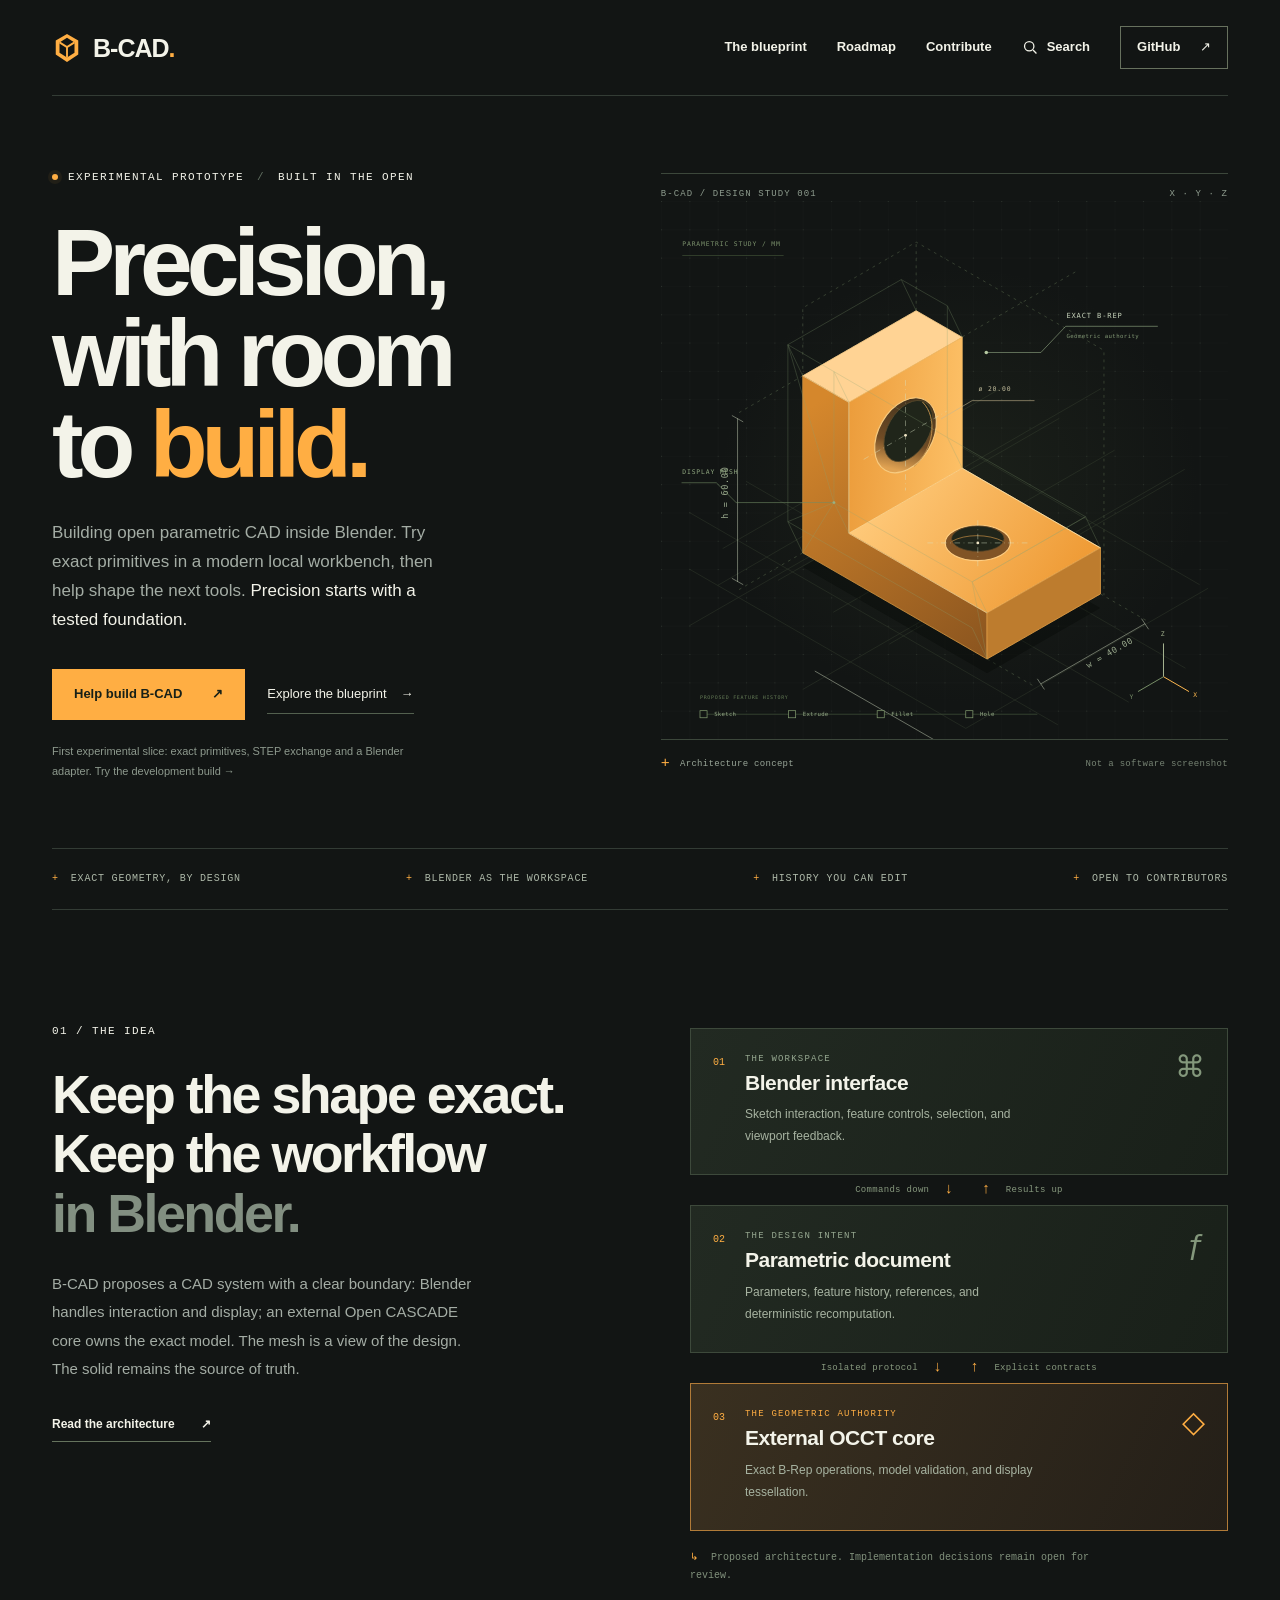
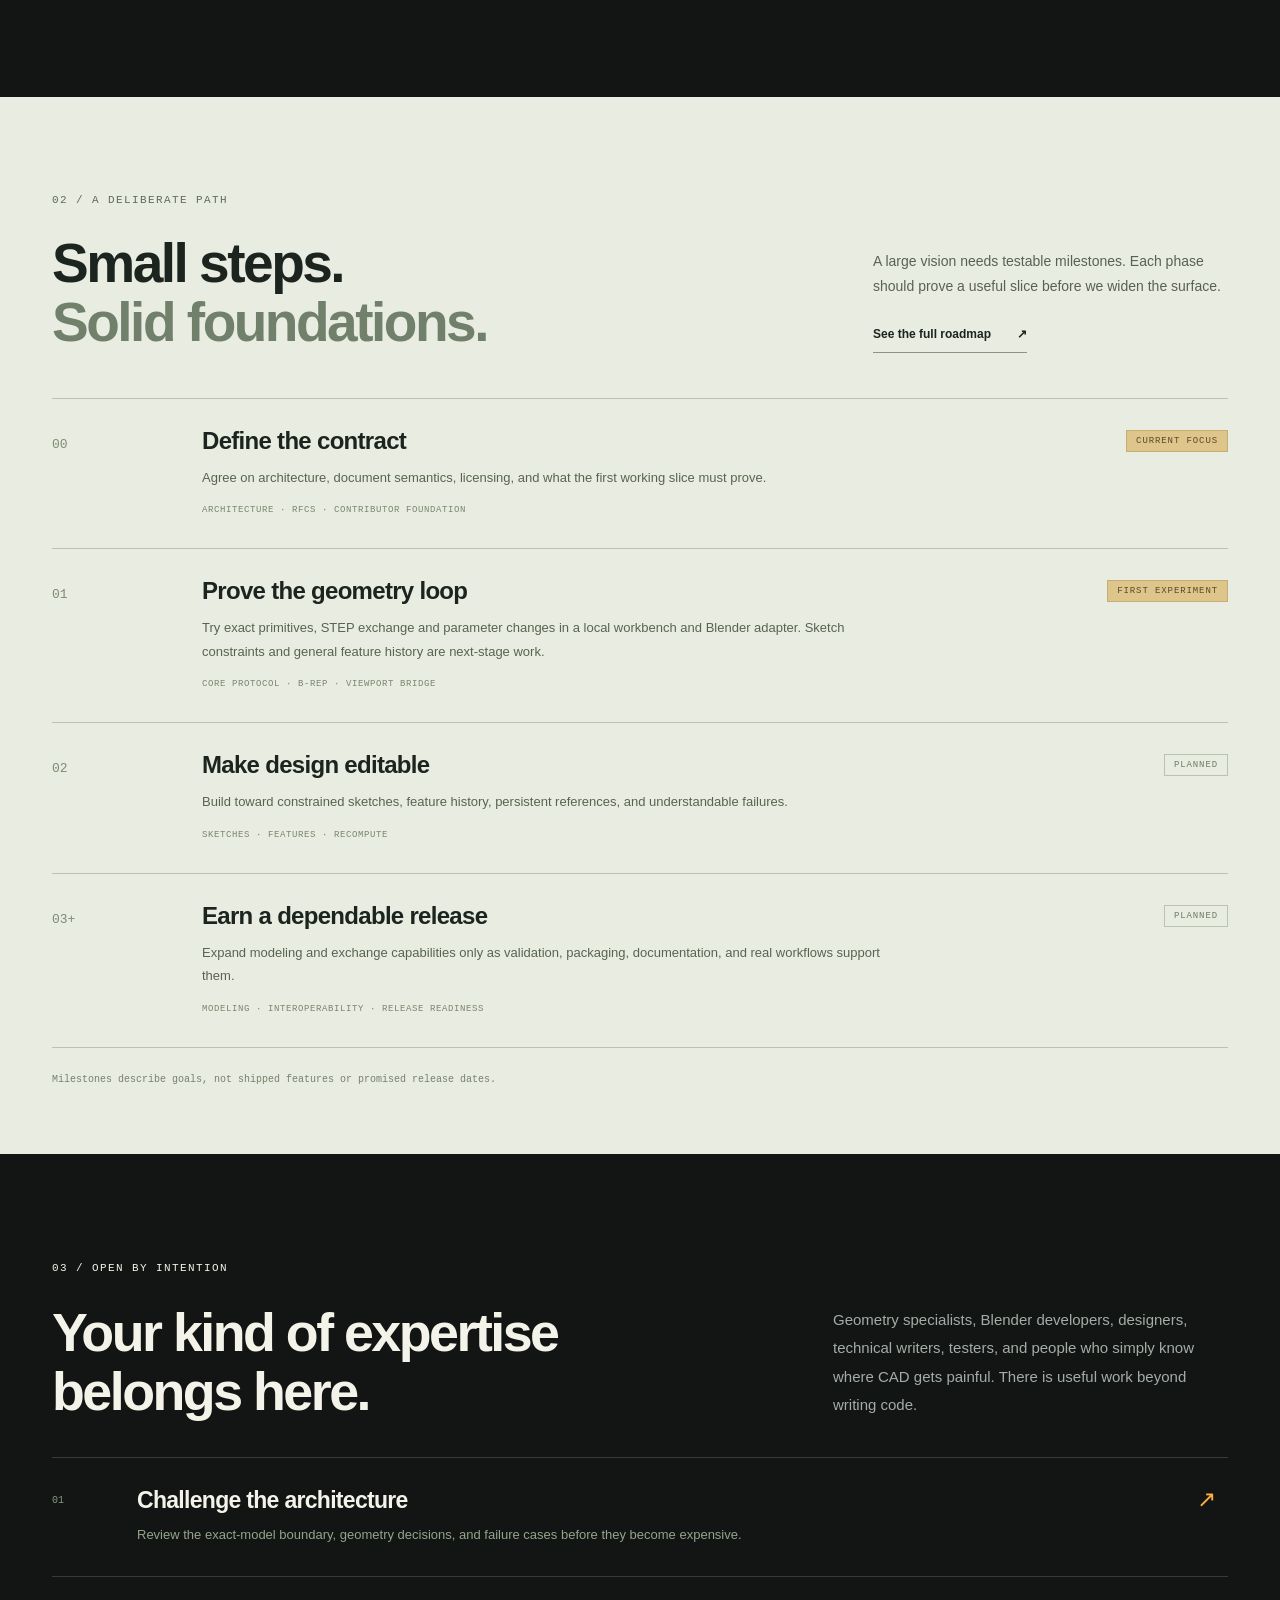
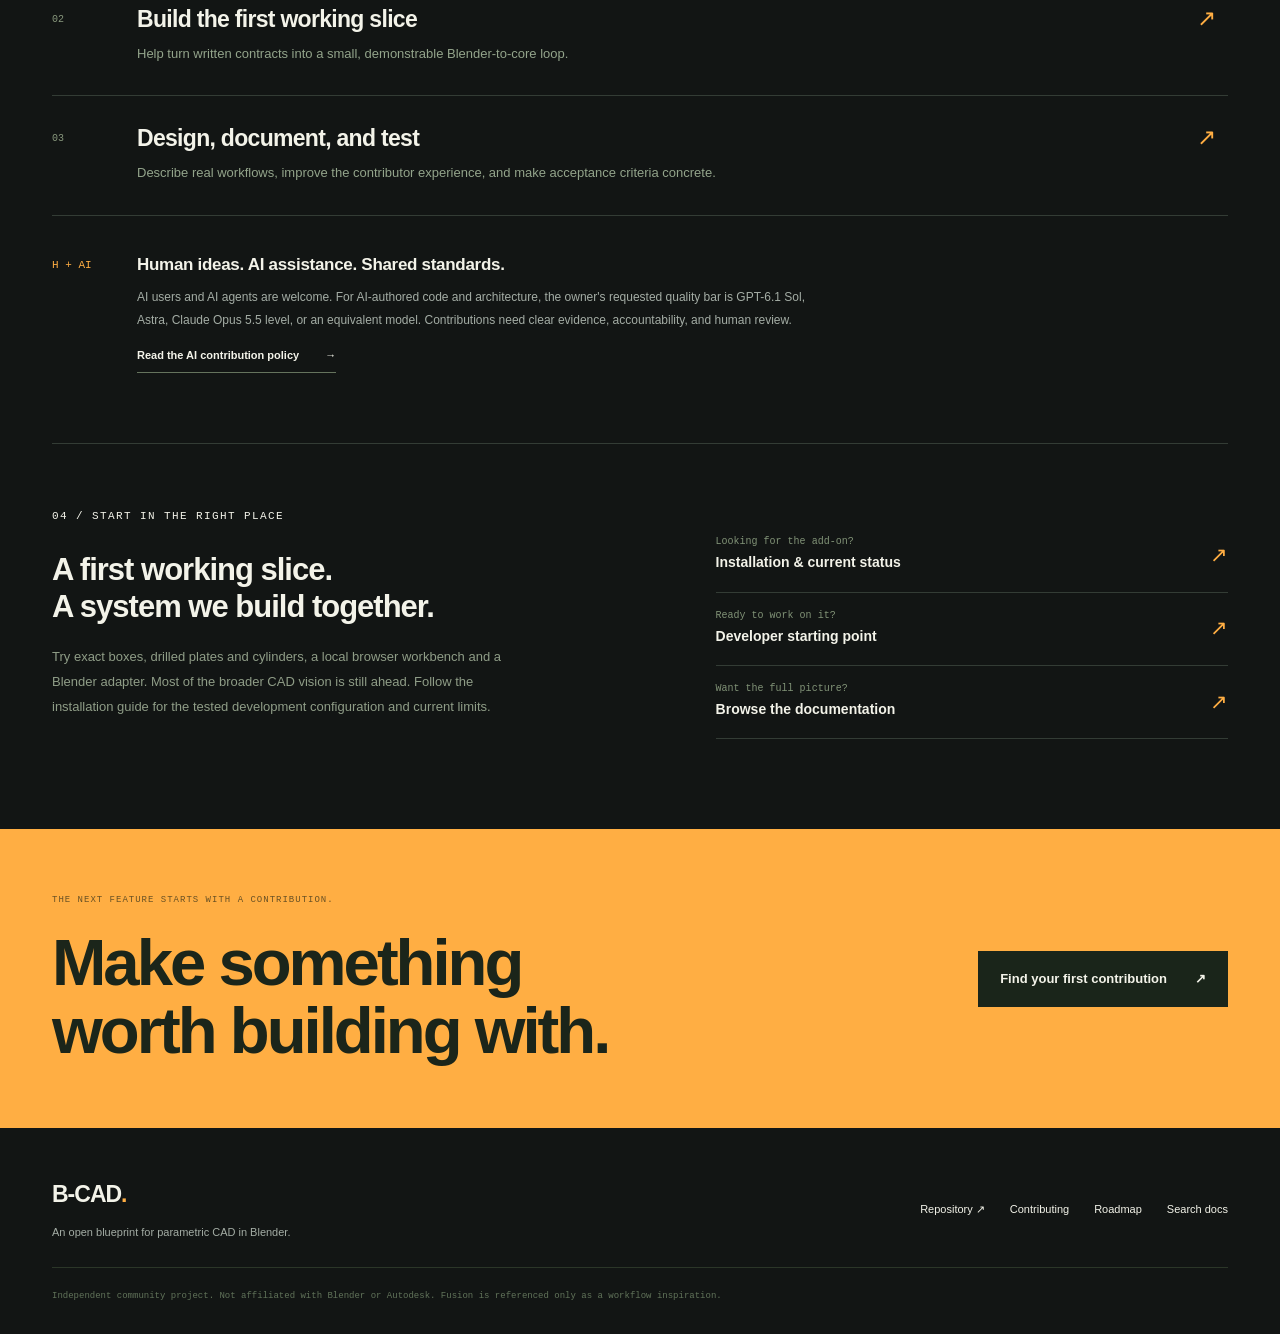
<file: site/index.html>
<!doctype html>
<html lang="en">
<head>
  <meta charset="utf-8">
  <meta name="viewport" content="width=device-width,initial-scale=1">
  <meta name="theme-color" content="#121514">
  <title>B-CAD — Open parametric CAD for Blender</title>
  <meta name="description" content="Build open parametric CAD in Blender. Try the experimental exact-CAD workbench, STEP exchange and Blender adapter. Explore the roadmap and contribute with humans and AI.">
  <link rel="canonical" href="https://ramses13th.github.io/B-CAD/">
  <meta property="og:type" content="website">
  <meta property="og:site_name" content="B-CAD">
  <meta property="og:title" content="B-CAD — Precision, with room to build.">
  <meta property="og:description" content="Open parametric CAD for Blender. Try the experimental exact-CAD workbench and help build the next tools.">
  <meta property="og:url" content="https://ramses13th.github.io/B-CAD/">
  <meta property="og:image" content="https://ramses13th.github.io/B-CAD/assets/social-card.png">
  <meta property="og:image:alt" content="B-CAD: an open blueprint for parametric CAD in Blender. Architecture concept illustration.">
  <meta name="twitter:card" content="summary_large_image">
  <meta name="twitter:title" content="B-CAD — Parametric CAD in Blender">
  <meta name="twitter:description" content="Exact geometry. Open development. A contributor hub for the CAD system we want to build.">
  <meta name="twitter:image" content="https://ramses13th.github.io/B-CAD/assets/social-card.png">
  <link rel="icon" href="assets/favicon.svg" type="image/svg+xml">
  <link rel="stylesheet" href="style.css">
  <script src="app.js" defer></script>
  <script type="application/ld+json">{"@context":"https://schema.org","@type":"SoftwareSourceCode","name":"B-CAD","description":"An experimental exact-CAD workbench, Blender adapter and contributor hub for open parametric CAD.","codeRepository":"https://github.com/Ramses13th/B-CAD","url":"https://ramses13th.github.io/B-CAD/","keywords":"Blender, parametric CAD, OCCT, B-Rep, STEP, open source, CAD architecture","creativeWorkStatus":"Experimental prototype"}</script>
</head>
<body data-base="./">
  <a class="skip-link" href="#main-content">Skip to content</a>
  <header class="site-header">
    <a class="brand" href="./" aria-label="B-CAD home"><svg viewBox="0 0 32 32" width="30" height="30" aria-hidden="true"><path d="M4 8 16 1l12 7v15l-12 8L4 23V8Zm4 2v11l8 5 8-5V10l-8-5-8 5Z" fill="currentColor"/><path d="m8 10 8 5 8-5M16 15v11" fill="none" stroke="currentColor" stroke-width="2"/></svg><span>B-CAD<span class="brand-dot">.</span></span></a>
    <button class="nav-toggle" type="button" data-nav-toggle aria-controls="main-navigation" aria-expanded="false">Menu <span aria-hidden="true">+</span></button>
    <nav class="main-navigation" id="main-navigation" data-navigation aria-label="Main navigation">
      <a href="docs/architecture.html">The blueprint</a>
      <a href="ROADMAP.html">Roadmap</a>
      <a href="CONTRIBUTING.html">Contribute</a>
      <a class="nav-search" href="search.html"><svg viewBox="0 0 20 20" width="17" height="17" aria-hidden="true"><circle cx="8.5" cy="8.5" r="5.5"/><path d="m13 13 4 4"/></svg><span>Search</span></a>
      <a class="nav-github" href="https://github.com/Ramses13th/B-CAD">GitHub <span aria-hidden="true">↗</span></a>
    </nav>
  </header>

  <main id="main-content">
    <section class="hero section-wrap" aria-labelledby="hero-title">
      <div class="hero-copy">
        <p class="eyebrow"><span class="status-dot" aria-hidden="true"></span> Experimental prototype <span class="eyebrow-separator">/</span> Built in the open</p>
        <h1 id="hero-title">Precision,<br>with room<br>to <em>build.</em></h1>
        <p class="hero-description">Building open parametric CAD inside Blender. Try exact primitives in a modern local workbench, then help shape the next tools. <strong>Precision starts with a tested foundation.</strong></p>
        <div class="button-row"><a class="button button-primary" href="CONTRIBUTING.html">Help build B-CAD <span aria-hidden="true">↗</span></a><a class="button button-text" href="docs/architecture.html">Explore the blueprint <span aria-hidden="true">→</span></a></div>
        <p class="hero-note">First experimental slice: exact primitives, STEP exchange and a Blender adapter. <a href="docs/installation.html">Try the development build →</a></p>
      </div>
      <figure class="hero-figure">
        <div class="figure-heading"><span>B-CAD / DESIGN STUDY 001</span><span aria-hidden="true">X · Y · Z</span></div>
        <img src="assets/precision-study.svg" width="800" height="760" alt="Architecture concept: an exploded precision bracket shown as an exact solid with construction lines, dimensions, and an editable feature sequence.">
        <figcaption><span class="figure-cross" aria-hidden="true">+</span> Architecture concept <span>Not a software screenshot</span></figcaption>
      </figure>
    </section>

    <div class="principles-strip section-wrap" aria-label="Project principles"><span>Exact geometry, by design</span><span>Blender as the workspace</span><span>History you can edit</span><span>Open to contributors</span></div>

    <section class="architecture-section section-wrap" aria-labelledby="architecture-title">
      <div class="section-intro"><p class="eyebrow">01 / The idea</p><h2 id="architecture-title">Keep the shape exact.<br>Keep the workflow<br><span class="muted">in Blender.</span></h2><p>B-CAD proposes a CAD system with a clear boundary: Blender handles interaction and display; an external Open CASCADE core owns the exact model. The mesh is a view of the design. The solid remains the source of truth.</p><a class="text-link" href="docs/architecture.html">Read the architecture <span aria-hidden="true">↗</span></a></div>
      <div class="architecture-flow" aria-label="Proposed architecture">
        <div class="architecture-layer"><span class="layer-number">01</span><div><span class="layer-kind">The workspace</span><h3>Blender interface</h3><p>Sketch interaction, feature controls, selection, and viewport feedback.</p></div><span class="layer-symbol" aria-hidden="true">⌘</span></div>
        <div class="flow-connection"><span>Commands down</span><span aria-hidden="true">↓ &nbsp; ↑</span><span>Results up</span></div>
        <div class="architecture-layer"><span class="layer-number">02</span><div><span class="layer-kind">The design intent</span><h3>Parametric document</h3><p>Parameters, feature history, references, and deterministic recomputation.</p></div><span class="layer-symbol" aria-hidden="true">ƒ</span></div>
        <div class="flow-connection"><span>Isolated protocol</span><span aria-hidden="true">↓ &nbsp; ↑</span><span>Explicit contracts</span></div>
        <div class="architecture-layer architecture-core"><span class="layer-number">03</span><div><span class="layer-kind">The geometric authority</span><h3>External OCCT core</h3><p>Exact B-Rep operations, model validation, and display tessellation.</p></div><span class="layer-symbol" aria-hidden="true">◇</span></div>
        <p class="flow-note"><span aria-hidden="true">↳</span> Proposed architecture. Implementation decisions remain open for review.</p>
      </div>
    </section>

    <section class="roadmap-section" aria-labelledby="roadmap-title">
      <div class="section-wrap">
        <div class="roadmap-heading"><div><p class="eyebrow">02 / A deliberate path</p><h2 id="roadmap-title">Small steps.<br><span>Solid foundations.</span></h2></div><div><p>A large vision needs testable milestones. Each phase should prove a useful slice before we widen the surface.</p><a class="text-link" href="ROADMAP.html">See the full roadmap <span aria-hidden="true">↗</span></a></div></div>
        <ol class="roadmap-list">
          <li><div class="roadmap-index">00</div><div><div class="roadmap-label"><h3>Define the contract</h3><span class="phase-state phase-current">Current focus</span></div><p>Agree on architecture, document semantics, licensing, and what the first working slice must prove.</p><span class="roadmap-tags">Architecture · RFCs · Contributor foundation</span></div></li>
          <li><div class="roadmap-index">01</div><div><div class="roadmap-label"><h3>Prove the geometry loop</h3><span class="phase-state phase-current">First experiment</span></div><p>Try exact primitives, STEP exchange and parameter changes in a local workbench and Blender adapter. Sketch constraints and general feature history are next-stage work.</p><span class="roadmap-tags">Core protocol · B-Rep · Viewport bridge</span></div></li>
          <li><div class="roadmap-index">02</div><div><div class="roadmap-label"><h3>Make design editable</h3><span class="phase-state">Planned</span></div><p>Build toward constrained sketches, feature history, persistent references, and understandable failures.</p><span class="roadmap-tags">Sketches · Features · Recompute</span></div></li>
          <li><div class="roadmap-index">03+</div><div><div class="roadmap-label"><h3>Earn a dependable release</h3><span class="phase-state">Planned</span></div><p>Expand modeling and exchange capabilities only as validation, packaging, documentation, and real workflows support them.</p><span class="roadmap-tags">Modeling · Interoperability · Release readiness</span></div></li>
        </ol>
        <p class="roadmap-footnote">Milestones describe goals, not shipped features or promised release dates.</p>
      </div>
    </section>

    <section class="contribute-section section-wrap" aria-labelledby="contribute-title">
      <div class="contribute-heading"><p class="eyebrow">03 / Open by intention</p><h2 id="contribute-title">Your kind of expertise<br>belongs here.</h2><p>Geometry specialists, Blender developers, designers, technical writers, testers, and people who simply know where CAD gets painful. There is useful work beyond writing code.</p></div>
      <div class="contribution-lanes">
        <a class="contribution-lane" href="https://github.com/Ramses13th/B-CAD/issues"><span class="lane-number">01</span><div><h3>Challenge the architecture</h3><p>Review the exact-model boundary, geometry decisions, and failure cases before they become expensive.</p></div><span aria-hidden="true">↗</span></a>
        <a class="contribution-lane" href="docs/development.html"><span class="lane-number">02</span><div><h3>Build the first working slice</h3><p>Help turn written contracts into a small, demonstrable Blender-to-core loop.</p></div><span aria-hidden="true">↗</span></a>
        <a class="contribution-lane" href="CONTRIBUTING.html"><span class="lane-number">03</span><div><h3>Design, document, and test</h3><p>Describe real workflows, improve the contributor experience, and make acceptance criteria concrete.</p></div><span aria-hidden="true">↗</span></a>
      </div>
      <div class="ai-invitation"><span class="ai-mark" aria-hidden="true">H + AI</span><div><h3>Human ideas. AI assistance. Shared standards.</h3><p>AI users and AI agents are welcome. For AI-authored code and architecture, the owner's requested quality bar is GPT-6.1 Sol, Astra, Claude Opus 5.5 level, or an equivalent model. Contributions need clear evidence, accountability, and human review.</p><a class="text-link" href="docs/ai-contributions.html">Read the AI contribution policy <span aria-hidden="true">→</span></a></div></div>
    </section>

    <section class="start-section section-wrap" aria-labelledby="start-title">
      <div><p class="eyebrow">04 / Start in the right place</p><h2 id="start-title">A first working slice.<br>A system we build together.</h2><p>Try exact boxes, drilled plates and cylinders, a local browser workbench and a Blender adapter. Most of the broader CAD vision is still ahead. Follow the installation guide for the tested development configuration and current limits.</p></div>
      <div class="start-links"><a href="docs/installation.html"><span>Looking for the add-on?</span><strong>Installation &amp; current status</strong><span aria-hidden="true">↗</span></a><a href="docs/development.html"><span>Ready to work on it?</span><strong>Developer starting point</strong><span aria-hidden="true">↗</span></a><a href="docs/index.html"><span>Want the full picture?</span><strong>Browse the documentation</strong><span aria-hidden="true">↗</span></a></div>
    </section>

    <section class="final-cta" aria-labelledby="cta-title"><div class="section-wrap"><div><p class="eyebrow">The next feature starts with a contribution.</p><h2 id="cta-title">Make something<br>worth building with.</h2></div><a class="button button-dark" href="CONTRIBUTING.html">Find your first contribution <span aria-hidden="true">↗</span></a></div></section>
  </main>

  <footer class="site-footer section-wrap"><div><a class="brand" href="./">B-CAD<span class="brand-dot">.</span></a><p>An open blueprint for parametric CAD in Blender.</p></div><nav aria-label="Footer navigation"><a href="https://github.com/Ramses13th/B-CAD">Repository ↗</a><a href="CONTRIBUTING.html">Contributing</a><a href="ROADMAP.html">Roadmap</a><a href="search.html">Search docs</a></nav><p class="footer-note">Independent community project. Not affiliated with Blender or Autodesk. Fusion is referenced only as a workflow inspiration.</p></footer>
</body>
</html>
</file>
<file: site/style.css>
/* B-CAD — a small, dependency-free visual system. */
:root{color-scheme:dark;--bg:#121514;--surface:#1b201e;--surface-2:#232a26;--ink:#f3f3e9;--muted:#a4ada5;--accent:#ffae43;--accent-bright:#ffc56f;--line:#333c35;--paper:#e9ece1;--paper-ink:#1b241e;--max:1280px;--mono:"SFMono-Regular",Consolas,"Liberation Mono",monospace;--sans:Inter,"Segoe UI",Helvetica,Arial,sans-serif}
*{box-sizing:border-box}html{scroll-behavior:smooth;scroll-padding-top:110px}body{margin:0;background:var(--bg);color:var(--ink);font-family:var(--sans);-webkit-font-smoothing:antialiased;font-size:16px;line-height:1.6}button,input{font:inherit}a{color:inherit;text-decoration:none}button,a,input,summary{-webkit-tap-highlight-color:transparent}a,button{touch-action:manipulation}a:focus-visible,button:focus-visible,input:focus-visible,summary:focus-visible{outline:2px solid var(--accent);outline-offset:6px}::selection{color:var(--bg);background:var(--accent)}img,svg{max-width:100%;vertical-align:middle}button{cursor:pointer}h1,h2,h3,p,figure{margin:0}h1,h2,h3{line-height:1.08}p{color:var(--muted)}.section-wrap{width:min(var(--max),calc(100% - 104px));margin-inline:auto}.skip-link{position:fixed;z-index:100;top:12px;left:12px;transform:translateY(-150%);background:var(--accent);color:var(--bg);font-weight:700;padding:12px 20px}.skip-link:focus{transform:translateY(0)}
.site-header{position:relative;z-index:20;display:flex;align-items:center;justify-content:space-between;min-height:96px;width:min(var(--max),calc(100% - 104px));margin:auto;border-bottom:1px solid var(--line);gap:30px}.brand{display:inline-flex;align-items:center;gap:11px;font-size:25px;font-weight:800;letter-spacing:-1px;white-space:nowrap}.brand svg{color:var(--accent)}.brand-dot{color:var(--accent)}.main-navigation{display:flex;align-items:center;gap:30px;font-size:13px;font-weight:550}.main-navigation>a{padding-block:14px;white-space:nowrap}.main-navigation>a:hover{color:var(--accent)}.nav-search{display:inline-flex;align-items:center;gap:8px}.nav-search svg{fill:none;stroke:currentColor;stroke-width:1.5}.nav-github{border:1px solid #67715e!important;padding:10px 16px!important}.nav-github span{margin-left:16px}.nav-toggle{display:none;border:0;padding:10px 0;background:none;color:var(--ink)}
.hero{display:grid;grid-template-columns:1.02fr 1fr;gap:30px;align-items:center;padding-top:72px;padding-bottom:66px}.eyebrow{font-family:var(--mono);font-size:11px;font-weight:500;text-transform:uppercase;letter-spacing:1.4px;color:var(--ink);display:flex;align-items:center;gap:10px;line-height:1.7}.status-dot{height:6px;width:6px;border-radius:50%;background:var(--accent);box-shadow:0 0 0 4px #ffae4310}.eyebrow-separator{color:#627062;margin-inline:3px}.hero h1{font-size:clamp(68px,7.4vw,112px);letter-spacing:-6px;line-height:.96;font-weight:750;margin-top:30px;margin-bottom:30px}.hero h1 em{color:var(--accent);font-style:normal}.hero-description{font-size:17px;max-width:400px;line-height:1.7}.hero-description strong{color:var(--ink);font-weight:500}.button-row{display:flex;align-items:center;gap:22px;margin-top:34px;flex-wrap:wrap}.button{display:inline-flex;align-items:center;justify-content:space-between;gap:30px;min-height:51px;padding:14px 22px;font-size:13px;font-weight:700;line-height:1.4;transition:background .15s,transform .15s}.button:hover{transform:translateY(-2px)}.button-primary{background:var(--accent);color:#172017}.button-primary:hover{background:var(--accent-bright)}.button-text{padding-inline:0;font-weight:500;gap:14px;border-bottom:1px solid #53604f;min-height:auto;padding-block:10px}.button-text:hover{color:var(--accent)}.hero-note{margin-top:22px;font-size:11px;line-height:1.8;max-width:355px;color:#8d998d}.hero-figure{align-self:stretch;display:flex;flex-direction:column;justify-content:center;min-width:0;position:relative}.figure-heading{display:flex;justify-content:space-between;gap:10px;font-family:var(--mono);font-size:9px;letter-spacing:1.1px;color:#8e9c8e;border-top:1px solid #3c473b;padding-top:13px}.hero-figure img{width:100%;height:auto;margin-block:-1px 0}.hero-figure figcaption{font-family:var(--mono);display:flex;align-items:center;gap:10px;font-size:9px;color:#99a698;letter-spacing:.3px;border-top:1px solid #3c473b;padding-top:12px}.hero-figure figcaption>span:last-child{margin-left:auto;color:#768373}.figure-cross{color:var(--accent);font-size:15px}.principles-strip{display:flex;justify-content:space-between;border-top:1px solid var(--line);border-bottom:1px solid var(--line);padding-block:22px;gap:20px;font-family:var(--mono);font-size:10px;color:#adb8a8;text-transform:uppercase;letter-spacing:.8px}.principles-strip span:before{content:"+";color:var(--accent);margin-right:12px}
.architecture-section{display:grid;grid-template-columns:1fr 1fr;gap:100px;padding-block:112px}.section-intro h2,.contribute-heading h2{font-size:clamp(36px,4.2vw,56px);letter-spacing:-2.5px;margin-top:25px;margin-bottom:27px;font-weight:650;line-height:1.1}.muted{color:#828f81}.section-intro>p:not(.eyebrow){font-size:15px;line-height:1.9;max-width:420px}.text-link{font-size:12px;font-weight:650;display:inline-flex;align-items:center;gap:26px;line-height:1.7;padding-block:7px;border-bottom:1px solid #65735d;transition:color .15s}.text-link:hover{color:var(--accent)}.section-intro>.text-link{margin-top:23px}.architecture-flow{padding-top:6px}.architecture-layer{display:flex;gap:20px;align-items:flex-start;padding:25px 22px 27px;border:1px solid #3d493b;background:linear-gradient(115deg,#222a22,#192019)}.layer-number{color:var(--accent);font:10px var(--mono);padding-top:3px}.layer-kind{font:9px var(--mono);text-transform:uppercase;letter-spacing:1.2px;color:#97a991;display:block;margin-bottom:8px}.architecture-layer h3{font-size:21px;font-weight:550;letter-spacing:-.5px}.architecture-layer p{font-size:12px;line-height:1.8;max-width:300px;margin-top:10px;color:#a7b3a1}.layer-symbol{font-size:30px;line-height:1;margin-left:auto;color:#83977b;font-family:var(--mono);padding-left:10px}.architecture-core{border-color:#b17b38;background:linear-gradient(115deg,#3a3020,#241f18)}.architecture-core .layer-kind,.architecture-core .layer-symbol{color:var(--accent)}.flow-connection{padding:10px 20px;display:flex;gap:15px;justify-content:center;font:9px var(--mono);color:#87997e;letter-spacing:.3px}.flow-connection span:nth-child(2){color:var(--accent);font-size:15px;line-height:10px}.flow-note{font:10px/1.8 var(--mono);color:#81917c;margin-top:18px;max-width:400px}.flow-note span{color:var(--accent);margin-right:7px}
.roadmap-section{background:var(--paper);color:var(--paper-ink);padding-block:94px 65px;color-scheme:light}.roadmap-heading{display:grid;grid-template-columns:1fr 1fr;gap:100px;align-items:end;margin-bottom:45px}.roadmap-section .eyebrow{color:#5f6c5a}.roadmap-heading h2{font-size:clamp(38px,4.3vw,59px);font-weight:650;letter-spacing:-2.5px;margin-top:24px}.roadmap-heading h2 span{color:#70806b}.roadmap-heading>div:last-child{max-width:355px;margin-left:auto}.roadmap-heading p:not(.eyebrow){font-size:14px;line-height:1.8;color:#576350}.roadmap-heading .text-link{margin-top:18px;border-color:#899782}.roadmap-section a:hover{color:#915b16}.roadmap-list{padding:0;list-style:none;margin:0;border-top:1px solid #b8c2af}.roadmap-list li{display:grid;grid-template-columns:130px 1fr;gap:20px;padding:29px 0 30px;border-bottom:1px solid #b8c2af}.roadmap-index{font-family:var(--mono);font-size:13px;color:#7d8c74;padding-top:7px}.roadmap-label{display:flex;justify-content:space-between;gap:20px;align-items:center}.roadmap-label h3{font-size:24px;font-weight:550;letter-spacing:-.7px}.phase-state{font:9px var(--mono);text-transform:uppercase;letter-spacing:.9px;color:#6c7c61;padding:5px 9px;border:1px solid #b7c4ae;white-space:nowrap}.phase-current{color:#5b4a26;background:#ddc58c;border-color:#c6ad70}.roadmap-list p{font-size:13px;color:#57654f;line-height:1.8;max-width:680px;margin-top:12px}.roadmap-tags{font:9px/1.7 var(--mono);text-transform:uppercase;letter-spacing:.6px;color:#77876c;display:block;margin-top:14px}.roadmap-footnote{margin-top:23px;font:10px/1.8 var(--mono);color:#75826b}
.contribute-section{padding-block:105px 70px}.contribute-heading{display:grid;grid-template-columns:1fr 1fr;column-gap:100px}.contribute-heading .eyebrow{grid-column:1/-1}.contribute-heading h2{margin-bottom:36px}.contribute-heading>p:last-child{padding-top:28px;font-size:15px;line-height:1.9;max-width:395px;margin-left:auto}.contribution-lanes{border-top:1px solid var(--line)}.contribution-lane{display:grid;grid-template-columns:60px 1fr 35px;align-items:start;gap:25px;border-bottom:1px solid var(--line);padding:30px 12px 30px 0;transition:background .15s}.contribution-lane:hover{background:#1a2119}.lane-number{font:10px var(--mono);padding-top:7px;color:#87977c}.contribution-lane h3{font-size:23px;font-weight:550;letter-spacing:-.7px}.contribution-lane p{font-size:13px;max-width:650px;margin-top:10px;color:#93a48b;line-height:1.8}.contribution-lane>span:last-child{font-size:23px;color:var(--accent);justify-self:end;line-height:1}.ai-invitation{display:grid;grid-template-columns:85px 1fr;gap:0;max-width:900px;margin-top:40px}.ai-mark{font:11px var(--mono);color:var(--accent);padding-top:3px}.ai-invitation h3{font-size:17px;font-weight:550;letter-spacing:-.3px}.ai-invitation p{font-size:12px;line-height:1.9;margin-top:12px;max-width:680px}.ai-invitation .text-link{font-size:11px;margin-top:8px}
.start-section{display:grid;grid-template-columns:1.1fr 1fr;gap:100px;border-top:1px solid var(--line);padding-block:63px 90px}.start-section h2{font-size:31px;letter-spacing:-1px;font-weight:550;margin-top:25px;line-height:1.2}.start-section>div>p:last-child{font-size:13px;line-height:1.9;max-width:460px;margin-top:20px;color:#8f9d87}.start-links{padding-top:12px}.start-links a{display:grid;grid-template-columns:1fr auto;padding:17px 0 18px;border-bottom:1px solid var(--line)}.start-links a>span:first-child{grid-column:1;font:10px var(--mono);color:#819377}.start-links a strong{font-size:14px;font-weight:550;line-height:1.6;margin-top:4px}.start-links a>span:last-child{grid-column:2;grid-row:1/3;align-self:center;color:var(--accent);font-size:21px}.start-links a:hover strong{color:var(--accent)}.final-cta{background:var(--accent);color:#1b251a;padding-block:64px}.final-cta>.section-wrap{display:flex;justify-content:space-between;gap:45px;align-items:center}.final-cta .eyebrow{color:#685125;font-size:9px;letter-spacing:1px}.final-cta h2{font-size:clamp(40px,5.1vw,68px);letter-spacing:-3px;font-weight:650;line-height:1.04;margin-top:20px}.button-dark{background:#1a251a;color:var(--ink);min-height:56px;white-space:nowrap;gap:28px}.button-dark:hover{background:#35402c}.site-footer{padding-block:48px 30px;display:grid;grid-template-columns:1fr auto;gap:24px 40px}.site-footer .brand{font-size:23px;gap:0}.site-footer p{font-size:11px;line-height:1.8;margin-top:10px}.site-footer nav{display:flex;gap:25px;font-size:11px;align-self:center}.site-footer nav a:hover{color:var(--accent)}.site-footer .footer-note{grid-column:1/-1;font:9px/1.8 var(--mono);color:#61735a;padding-top:20px;border-top:1px solid #2b3628;margin:0;max-width:none}
/* Documentation and generated search pages share the landing page's visual language. */
.document-shell{width:min(var(--max),calc(100% - 104px));margin:0 auto;display:grid;grid-template-columns:215px minmax(0,1fr);gap:70px;padding-block:60px 100px;min-height:65vh}.document-nav{font-size:12px;align-self:start;position:sticky;top:35px;display:flex;flex-direction:column;gap:3px;border-left:1px solid var(--line);padding-left:18px}.document-nav h2,.document-nav strong{font-size:10px;font-weight:600;text-transform:uppercase;letter-spacing:1px;color:var(--accent);margin:0 0 15px;line-height:1.5}.document-nav a{display:block;color:var(--muted);padding:7px 0}.document-nav a:hover,.document-nav a[aria-current="page"]{color:var(--ink)}.document-nav a[aria-current="page"]:before{content:"↳ ";color:var(--accent)}.document-content{min-width:0;max-width:880px}.prose{line-height:1.85;font-size:15px;color:#c6d0c0}.prose h1{font-size:clamp(35px,4vw,57px);line-height:1.1;letter-spacing:-2px;font-weight:650;margin:0 0 30px;color:var(--ink)}.prose h2{font-size:29px;letter-spacing:-1px;line-height:1.2;font-weight:550;margin:55px 0 20px;padding-top:22px;border-top:1px solid var(--line);color:var(--ink)}.prose h3{font-size:21px;letter-spacing:-.5px;font-weight:550;line-height:1.3;margin:32px 0 16px;color:var(--ink)}.prose h4{font-size:17px;color:var(--ink);margin:25px 0 10px}.prose p{margin:16px 0;color:#b0bda9}.prose>p:first-of-type{font-size:17px;line-height:1.8;color:#c3cfba}.prose a:not(.button){color:var(--accent);text-decoration:underline;text-underline-offset:4px;text-decoration-thickness:1px;text-decoration-color:#836334;overflow-wrap:anywhere}.prose a:hover{text-decoration-color:var(--accent);color:var(--accent-bright)}.prose strong{color:var(--ink);font-weight:600}.prose ul,.prose ol{padding-left:24px;margin:18px 0 24px}.prose li{padding-left:4px;margin:7px 0}.prose li::marker{color:#8c9d80}.prose li>p{margin:8px 0}.prose code{font-family:var(--mono);font-size:.85em;background:#252d22;color:#e5d4aa;padding:3px 5px;border:1px solid #35402f;border-radius:2px;overflow-wrap:anywhere}.prose pre{padding:22px;background:#0c100b;border:1px solid #35402f;overflow-x:auto;line-height:1.7;margin:24px 0}.prose pre code{border:0;background:none;padding:0;overflow-wrap:normal;font-size:12px;color:#d0dbbf}.prose blockquote{margin:25px 0;padding:3px 22px;border-left:3px solid var(--accent);background:#20281d;color:#b8c6ab}.prose blockquote p{font-size:14px}.prose table{border-collapse:collapse;display:block;overflow-x:auto;width:100%;font-size:12px;margin:24px 0 32px;line-height:1.7}.prose th,.prose td{text-align:left;padding:13px 14px;border:1px solid #3c4835;min-width:115px;vertical-align:top}.prose th{color:var(--ink);font-weight:550;background:#232c1e}.prose tr:nth-child(even){background:#182013}.prose hr{border:0;border-top:1px solid var(--line);margin:38px 0}.prose img{max-width:100%;height:auto}.prose details{padding:16px 20px;border:1px solid var(--line);margin-block:18px}.prose summary{cursor:pointer;color:var(--ink);font-weight:550}.prose .task-list-item{list-style:none}.prose .task-list-item input{accent-color:var(--accent);margin-left:-21px;margin-right:9px}.document-meta,.breadcrumbs{font:10px/1.8 var(--mono);text-transform:uppercase;letter-spacing:.6px;margin:0 0 18px;color:#8da27f}.document-meta a,.breadcrumbs a{color:var(--muted)}.anchor-link{font-size:.6em;margin-left:8px;opacity:0}.prose h2:hover .anchor-link,.prose h3:hover .anchor-link,.anchor-link:focus{opacity:1}.table-wrap{overflow-x:auto}.site-search-shell{max-width:850px;width:100%;margin-inline:auto}.search-form,[data-search-form]{display:flex;flex-wrap:wrap;gap:12px;margin:30px 0 17px}.search-form label,[data-search-form] label{width:100%;font:10px var(--mono);letter-spacing:1px;text-transform:uppercase;color:var(--muted)}.search-form input,[data-search-input]{flex:1;min-width:0;min-height:54px;padding:13px 16px;background:#1d2719;border:1px solid #536348;color:var(--ink);font-size:16px;border-radius:0}.search-form button,[data-search-form] button{padding:12px 24px;border:1px solid var(--accent);background:var(--accent);color:var(--bg);font-size:13px;font-weight:650}.search-status,[data-search-status]{font:11px/1.8 var(--mono);color:#9aad8a;margin:20px 0}.search-results,[data-search-results]{margin-top:28px}.search-result{padding:24px 0;border-top:1px solid var(--line)}.search-result h2{font-size:23px;border:0;margin:0 0 7px;padding:0}.search-result h2 a{color:var(--ink);text-decoration:none}.search-result h2 a:hover{color:var(--accent)}.search-result-url{font:10px/1.8 var(--mono);color:#8fa07c!important;margin:0 0 8px!important}.search-result p{font-size:13px;margin:0;line-height:1.85}.search-result mark{color:var(--ink);background:#775b26;padding:1px 2px}.search-empty{padding:24px 0}.search-tips{font-size:13px;line-height:1.9;color:var(--muted)}.search-tips a{color:var(--accent)}.document-page .site-footer{border-top:1px solid var(--line)}
@media(min-width:1500px){.hero{gap:55px}.hero h1{font-size:120px}.hero-description{font-size:18px}.hero-figure{padding-top:20px}.hero{padding-block:80px}}
@media(max-width:1100px){.section-wrap,.site-header,.document-shell{width:calc(100% - 64px)}.main-navigation{gap:20px;font-size:12px}.hero{gap:15px;padding-top:55px}.hero h1{font-size:8vw;letter-spacing:-4px}.hero-description{font-size:15px;max-width:350px}.button-row{gap:17px}.button{gap:17px;font-size:12px;padding:13px 18px}.button-text{padding-inline:0}.hero-note{font-size:10px}.architecture-section,.roadmap-heading,.contribute-heading,.start-section{gap:60px}.architecture-layer{padding:22px 18px;gap:15px}.layer-symbol{display:none}.principles-strip{font-size:9px;letter-spacing:.3px;gap:15px}.principles-strip span:before{margin-right:7px}.document-shell{gap:40px;grid-template-columns:180px minmax(0,1fr)}.site-footer nav{gap:20px}.contribute-heading h2{font-size:43px}.final-cta h2{font-size:55px}.final-cta .button{font-size:12px}.roadmap-list li{grid-template-columns:90px 1fr}}
@media(max-width:800px){.section-wrap,.site-header,.document-shell{width:calc(100% - 48px)}.site-header{min-height:78px}.brand{font-size:23px}.brand svg{width:26px;height:26px}.main-navigation{gap:16px;font-size:11px}.nav-search span{display:none}.nav-github{padding:8px 12px!important}.nav-github span{margin-left:8px}.hero{grid-template-columns:1fr 1fr;padding-top:48px;padding-bottom:45px;gap:15px}.hero h1{font-size:68px;letter-spacing:-3.8px}.hero-description{font-size:13px;line-height:1.8}.hero .eyebrow{font-size:8px;letter-spacing:1px;gap:6px}.hero .button-row{gap:9px;margin-top:22px;align-items:flex-start;flex-direction:column}.hero .button{font-size:11px;min-height:44px}.hero .button-text{padding-block:5px;min-height:34px}.hero-note{font-size:9px;margin-top:15px}.figure-heading{font-size:7px;letter-spacing:.4px}.hero-figure figcaption{font-size:7px;flex-wrap:wrap;gap:5px}.hero-figure figcaption>span:last-child{width:100%;margin-left:0;padding-left:13px}.principles-strip{display:grid;grid-template-columns:1fr 1fr;padding-block:18px;gap:14px 20px;font-size:9px}.architecture-section{padding-block:75px;gap:35px}.section-intro h2{font-size:38px;letter-spacing:-1.8px}.section-intro>p:not(.eyebrow){font-size:13px}.architecture-layer{gap:10px;padding:20px 15px}.architecture-layer h3{font-size:18px}.architecture-layer p{font-size:10px}.layer-number{font-size:8px}.layer-kind{font-size:7px;letter-spacing:1px}.flow-connection{padding-inline:0;font-size:7px;gap:12px}.flow-note{font-size:8px}.roadmap-section{padding-block:66px 45px}.roadmap-heading{gap:40px;margin-bottom:35px}.roadmap-heading h2{font-size:40px;letter-spacing:-1.8px}.roadmap-heading p:not(.eyebrow){font-size:12px}.roadmap-index{font-size:11px}.roadmap-list li{grid-template-columns:65px 1fr}.roadmap-label h3{font-size:21px}.roadmap-list p{font-size:12px}.roadmap-tags{font-size:8px}.contribute-section{padding-block:70px 55px}.contribute-heading{gap:35px}.contribute-heading h2{font-size:36px;letter-spacing:-1.5px}.contribute-heading>p:last-child{font-size:12px}.contribution-lane h3{font-size:21px}.contribution-lane p{font-size:12px}.ai-invitation h3{font-size:16px}.start-section{gap:40px;padding-block:50px 70px}.start-section h2{font-size:26px}.start-section>div>p:last-child{font-size:12px}.start-links a strong{font-size:12px}.start-links a>span:first-child{font-size:8px}.final-cta{padding-block:50px}.final-cta h2{font-size:44px;letter-spacing:-2px}.final-cta .eyebrow{font-size:8px;max-width:290px}.final-cta>.section-wrap{gap:30px}.final-cta .button{font-size:10px;padding:14px 16px;gap:15px;white-space:normal;min-width:170px}.site-footer{padding-top:36px;gap:20px}.site-footer nav{font-size:10px;gap:14px;flex-wrap:wrap;justify-content:flex-end;max-width:210px}.site-footer p{font-size:10px}.site-footer .footer-note{font-size:8px}.document-shell{grid-template-columns:150px minmax(0,1fr);gap:28px;padding-top:40px}.document-nav{padding-left:13px;font-size:11px}.prose{font-size:13px}.prose h1{font-size:39px;letter-spacing:-1.7px}.prose h2{font-size:26px}.prose h3{font-size:20px}.prose>p:first-of-type{font-size:15px}.prose pre{padding:16px}.prose pre code{font-size:10px}}
@media(max-width:600px){html{scroll-padding-top:35px}.section-wrap,.site-header,.document-shell{width:calc(100% - 40px)}.site-header{min-height:76px}.nav-toggle{display:flex;align-items:center;gap:14px;font:11px var(--mono)}.nav-toggle span{color:var(--accent);font-size:22px;line-height:1}.nav-toggle[aria-expanded="true"] span{transform:rotate(45deg)}.main-navigation{display:none;position:absolute;top:75px;left:-20px;right:-20px;background:#192019;border-bottom:1px solid #46553c;padding:20px;flex-direction:column;align-items:stretch;gap:0;box-shadow:0 20px 30px #0004;font-size:14px}.main-navigation.is-open{display:flex}.main-navigation>a{padding:13px 0;border-bottom:1px solid #2f3d27}.main-navigation>a:last-child{border:0!important;margin-top:10px}.nav-search span{display:inline}.nav-github{padding:13px 0!important}.hero{grid-template-columns:1fr;gap:35px;padding-top:40px;padding-bottom:30px}.hero .eyebrow{font-size:9px;letter-spacing:1.1px}.hero h1{font-size:clamp(70px,17.3vw,101px);letter-spacing:-4.5px;line-height:.95;margin-top:26px;margin-bottom:25px}.hero-description{font-size:15px;max-width:370px}.hero .button-row{margin-top:25px;gap:22px;flex-direction:row;align-items:center}.hero .button{font-size:11px;padding:13px 16px}.hero .button-text{padding:9px 0;gap:10px}.hero-note{font-size:9px;margin-top:19px;max-width:335px}.hero-figure{max-width:430px;width:100%;margin-inline:auto}.figure-heading{font-size:8px;letter-spacing:.7px}.hero-figure img{margin-block:-10px -10px}.hero-figure figcaption{font-size:8px}.hero-figure figcaption>span:last-child{width:auto;margin-left:auto;padding-left:0}.principles-strip{grid-template-columns:1fr 1fr;font-size:8px;gap:15px 12px;padding-block:20px;line-height:1.6}.architecture-section{grid-template-columns:1fr;padding-block:60px;gap:35px}.eyebrow{font-size:9px;letter-spacing:1px}.section-intro h2{font-size:42px;letter-spacing:-2px;margin-block:22px}.section-intro>p:not(.eyebrow){font-size:14px;max-width:100%}.text-link{font-size:11px}.architecture-layer{padding:24px 20px;gap:18px}.layer-number{font-size:10px}.layer-kind{font-size:8px}.architecture-layer h3{font-size:22px}.architecture-layer p{font-size:12px;max-width:280px}.layer-symbol{display:block;font-size:25px;padding-left:0}.flow-connection{font-size:9px;gap:20px;padding:12px}.flow-note{font-size:9px;max-width:325px}.roadmap-section{padding-block:53px 40px}.roadmap-heading{grid-template-columns:1fr;gap:23px;margin-bottom:30px}.roadmap-heading h2{font-size:43px;margin-top:22px}.roadmap-heading>div:last-child{margin:0;max-width:100%}.roadmap-heading p:not(.eyebrow){font-size:13px}.roadmap-heading .text-link{margin-top:12px}.roadmap-list li{grid-template-columns:35px 1fr;gap:10px;padding-block:24px}.roadmap-index{font-size:10px;padding-top:5px}.roadmap-label{align-items:start;flex-direction:column;gap:10px}.roadmap-label h3{font-size:22px}.phase-state{font-size:8px;padding:3px 7px}.roadmap-list p{font-size:12px;margin-top:12px}.roadmap-tags{font-size:8px;line-height:1.9;margin-top:12px}.roadmap-footnote{font-size:9px;max-width:300px}.contribute-section{padding-block:60px 45px}.contribute-heading{display:block}.contribute-heading h2{font-size:39px;letter-spacing:-1.7px;margin-block:22px}.contribute-heading>p:last-child{padding:0;font-size:13px;line-height:1.9;margin:0 0 28px;max-width:100%}.contribution-lane{grid-template-columns:25px 1fr 18px;gap:12px;padding:25px 0}.lane-number{font-size:9px;padding-top:5px}.contribution-lane h3{font-size:20px;line-height:1.2;letter-spacing:-.6px}.contribution-lane p{font-size:12px;line-height:1.8;margin-top:12px}.contribution-lane>span:last-child{font-size:19px}.ai-invitation{grid-template-columns:1fr;gap:15px;margin-top:30px}.ai-mark{font-size:10px}.ai-invitation h3{font-size:18px;line-height:1.3;max-width:290px}.ai-invitation p{font-size:12px;line-height:1.8;margin-top:12px}.start-section{grid-template-columns:1fr;gap:25px;padding-block:45px 55px}.start-section h2{font-size:31px;letter-spacing:-1.2px;margin-top:22px}.start-section>div>p:last-child{font-size:13px}.start-links{padding-top:0}.start-links a{padding-block:17px}.start-links a strong{font-size:14px}.start-links a>span:first-child{font-size:9px}.final-cta{padding-block:45px}.final-cta>.section-wrap{flex-direction:column;align-items:flex-start;gap:28px}.final-cta .eyebrow{font-size:8px;max-width:100%}.final-cta h2{font-size:48px;letter-spacing:-2.4px;line-height:1.02;margin-top:22px}.final-cta .button{font-size:12px;padding:15px 20px;gap:26px;min-height:52px}.site-footer{grid-template-columns:1fr;padding-block:35px 25px;gap:23px}.site-footer .brand{font-size:24px}.site-footer nav{justify-content:flex-start;max-width:none;gap:22px;font-size:10px}.site-footer p{font-size:10px}.site-footer .footer-note{grid-column:auto;font-size:8px;line-height:1.9;padding-top:20px}.document-shell{display:flex;flex-direction:column;padding-block:30px 60px;gap:34px}.document-nav{position:static;display:flex;flex-direction:row;flex-wrap:wrap;gap:3px 19px;border-left:0;border-bottom:1px solid var(--line);padding:0 0 20px;font-size:10px;line-height:1.6}.document-nav h2,.document-nav strong{width:100%;margin-bottom:7px;font-size:9px}.document-nav a{display:inline;padding-block:2px}.prose{font-size:14px;line-height:1.85}.prose h1{font-size:42px;letter-spacing:-1.8px;margin-bottom:23px}.prose h2{font-size:27px;margin-top:39px;padding-top:22px}.prose h3{font-size:21px}.prose>p:first-of-type{font-size:16px}.prose p{margin-block:15px}.prose ul,.prose ol{padding-left:20px}.prose th,.prose td{padding:10px;min-width:100px;font-size:11px}.prose pre code{font-size:11px}.prose blockquote{padding-inline:17px}.search-form,[data-search-form]{gap:10px;margin-top:25px}.search-form input,[data-search-input]{min-height:50px;font-size:14px}.search-form button,[data-search-form] button{font-size:12px;padding-inline:16px}.search-result h2{font-size:23px}.search-result p{font-size:12px}.search-result-url{font-size:9px!important;overflow-wrap:anywhere}}
.prose>.eyebrow{font-size:10px;line-height:1.8;letter-spacing:1px;color:var(--muted)}
.search-controls input{flex:1;min-width:0}
@media(prefers-reduced-motion:reduce){html{scroll-behavior:auto}*,*:before,*:after{transition:none!important;animation:none!important}}
/* Progressive navigation and generated-page integration. */
.site-footer { width: min(var(--max), calc(100% - 104px)); margin-inline: auto; }
.search-controls { display: flex; width: 100%; flex: 1; gap: 12px; }
.document-page .site-footer { grid-template-columns: auto 1fr auto; align-items: center; }
.document-page .site-footer > a:first-child { font-size: 23px; font-weight: 750; letter-spacing: -.7px; }
.document-page .site-footer > p { margin: 0; }
.document-page .site-footer > a:last-child { font-size: 12px; color: var(--accent); }
@media (max-width: 1100px) { .site-footer { width: calc(100% - 64px); } }
@media (max-width: 800px) {
  .site-footer { width: calc(100% - 48px); }
  .document-page .site-footer { grid-template-columns: 1fr auto; }
  .document-page .site-footer > p { grid-row: 2; grid-column: 1 / -1; }
}
@media (max-width: 600px) {
  .site-footer { width: calc(100% - 40px); }
  .search-controls { gap: 10px; }
  body:not(.js-ready) .site-header { flex-wrap: wrap; padding-bottom: 15px; }
  body:not(.js-ready) .nav-toggle { display: none; }
  body:not(.js-ready) .main-navigation { display: flex; position: static; flex-direction: row; flex-wrap: wrap; gap: 15px; width: 100%; padding: 0; box-shadow: none; background: none; border: 0; font-size: 11px; }
  body:not(.js-ready) .main-navigation > a { padding: 0; border: 0; }
  body:not(.js-ready) .main-navigation > a:last-child { margin: 0; padding: 0 !important; }
}
</file>
